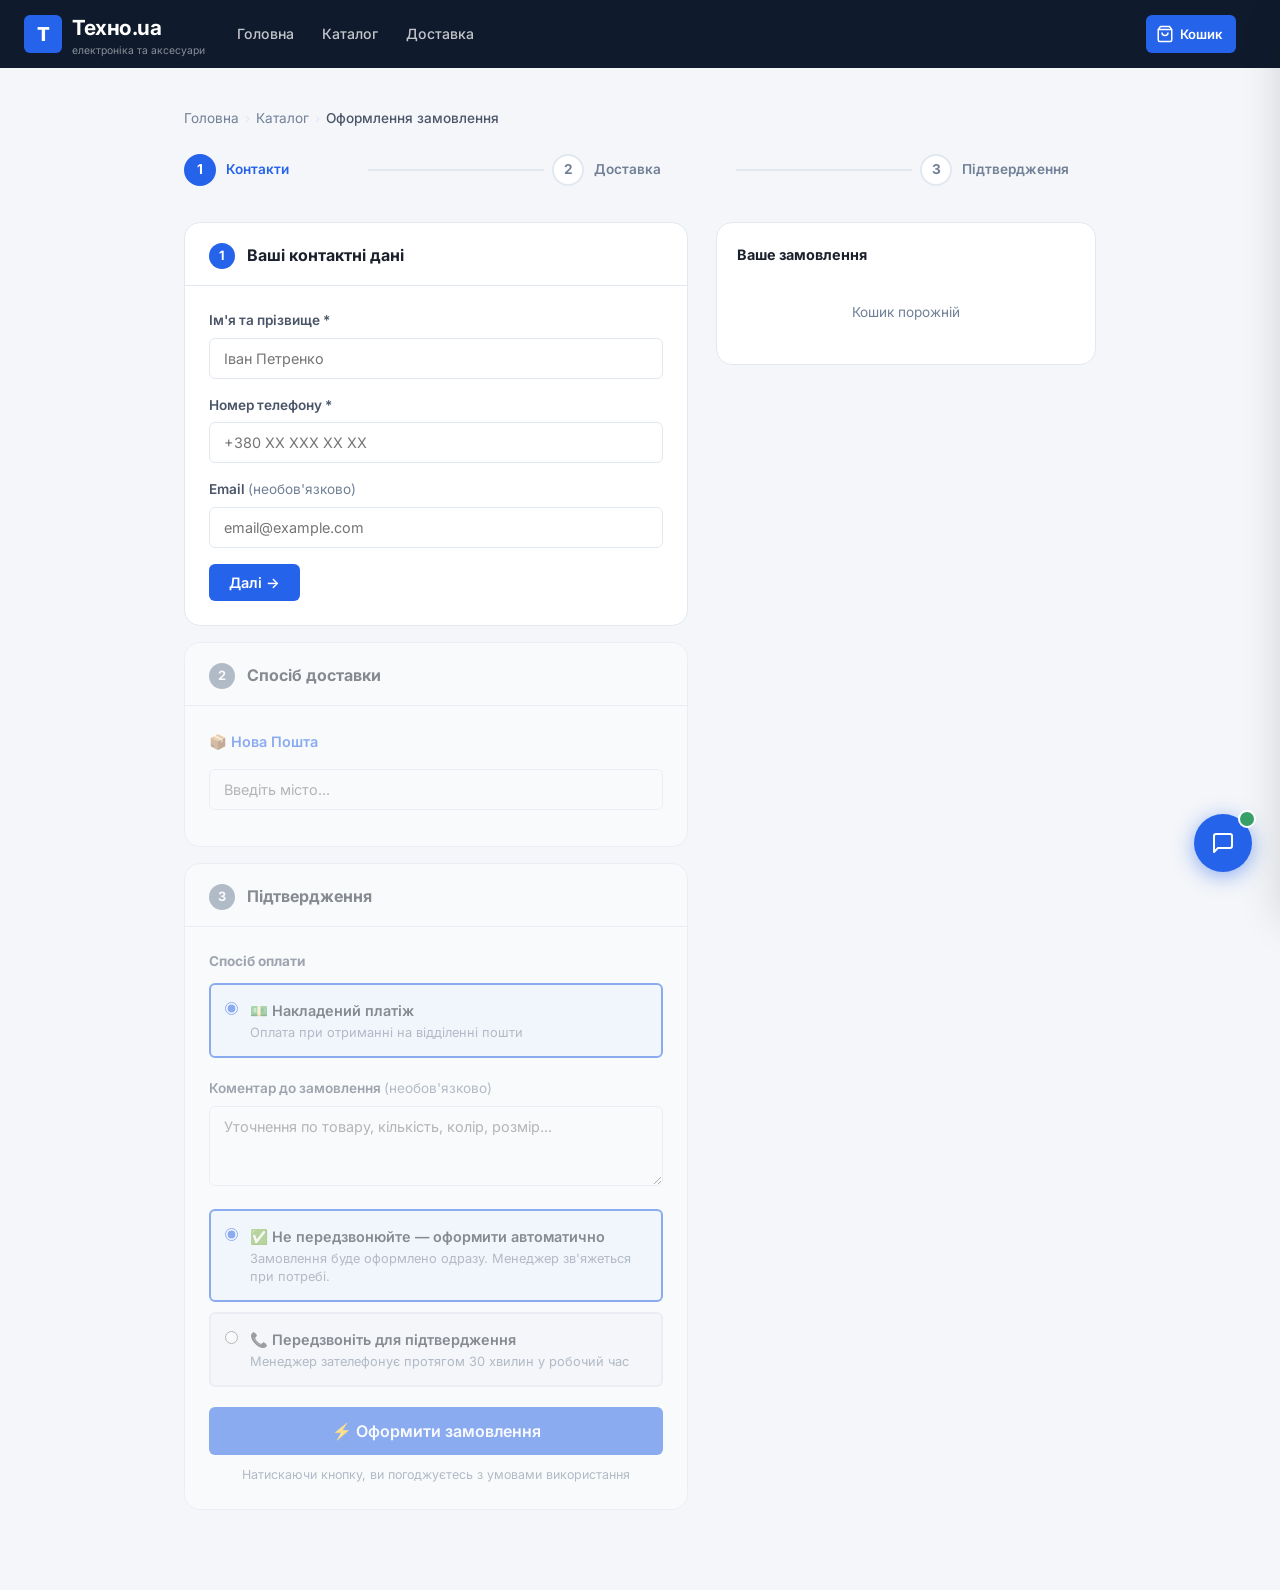
<file: checkout.html>
<!DOCTYPE html>
<html lang="uk">
<head>
  <meta charset="UTF-8">
  <meta name="viewport" content="width=device-width, initial-scale=1.0">
  <!-- Google tag (gtag.js) -->
  <script async src="https://www.googletagmanager.com/gtag/js?id=G-HYHB7SKSX0"></script>
  <script>
    window.dataLayer = window.dataLayer || [];
    function gtag(){dataLayer.push(arguments);}
    gtag('js', new Date());
    gtag('config', 'G-HYHB7SKSX0');
  </script>
  <title>Оформлення замовлення — Техно.ua</title>
  <meta name="robots" content="noindex, nofollow">
  <link rel="icon" type="image/svg+xml" href="favicon.svg">
  <link rel="preconnect" href="https://fonts.googleapis.com">
  <link rel="stylesheet" href="https://fonts.googleapis.com/css2?family=Inter:wght@400;500;600;700;800&display=swap">
  <link rel="stylesheet" href="css/style.css">
  <style>
    body { background: var(--bg); }

    .checkout-wrap {
      margin-top: var(--header-h);
      padding: 40px 0 80px;
      min-height: calc(100vh - var(--header-h));
    }

    /* Steps */
    .steps {
      display: flex;
      align-items: center;
      gap: 0;
      margin-bottom: 36px;
    }
    .step {
      display: flex;
      align-items: center;
      gap: 10px;
      flex: 1;
    }
    .step__num {
      width: 32px; height: 32px;
      border-radius: 50%;
      display: flex; align-items: center; justify-content: center;
      font-size: .85rem; font-weight: 700;
      border: 2px solid var(--border);
      background: var(--card);
      color: var(--text-muted);
      flex-shrink: 0;
      transition: all .3s;
    }
    .step__label {
      font-size: .85rem;
      font-weight: 600;
      color: var(--text-muted);
      transition: color .3s;
      white-space: nowrap;
    }
    .step-line {
      flex: 1;
      height: 2px;
      background: var(--border);
      margin: 0 8px;
      transition: background .3s;
    }
    .step.active .step__num { border-color: var(--accent); background: var(--accent); color: #fff; }
    .step.active .step__label { color: var(--accent); }
    .step.done .step__num { border-color: var(--success); background: var(--success); color: #fff; }
    .step.done .step__label { color: var(--success); }
    .step-line.done { background: var(--success); }

    /* Layout */
    .checkout-layout {
      display: grid;
      grid-template-columns: 1fr 380px;
      gap: 28px;
      align-items: start;
    }

    /* Form card */
    .checkout-card {
      background: var(--card);
      border-radius: var(--radius-lg);
      border: 1.5px solid var(--border);
      overflow: hidden;
    }
    .checkout-card__head {
      padding: 20px 24px 16px;
      border-bottom: 1px solid var(--border);
      display: flex;
      align-items: center;
      gap: 12px;
    }
    .checkout-card__head h3 {
      font-size: 1rem;
      font-weight: 700;
    }
    .step-badge {
      width: 26px; height: 26px;
      background: var(--accent);
      color: #fff;
      border-radius: 50%;
      display: flex; align-items: center; justify-content: center;
      font-size: .8rem;
      font-weight: 700;
      flex-shrink: 0;
    }
    .checkout-card__body { padding: 24px; }

    /* Delivery inline */
    .carrier-row {
      display: flex;
      gap: 10px;
      margin-bottom: 16px;
    }
    .carrier-btn {
      flex: 1;
      padding: 10px;
      border: 2px solid var(--border);
      border-radius: var(--radius-sm);
      background: var(--bg);
      font-weight: 600;
      font-size: .88rem;
      cursor: pointer;
      transition: all var(--transition);
      display: flex;
      align-items: center;
      justify-content: center;
      gap: 8px;
    }
    .carrier-btn.active {
      border-color: var(--accent);
      background: var(--accent-light);
      color: var(--accent);
    }

    .city-wrap { position: relative; margin-bottom: 12px; }
    .city-wrap input {
      width: 100%;
      border: 1.5px solid var(--border);
      border-radius: var(--radius-sm);
      padding: 11px 14px;
      font-size: .9rem;
      font-family: inherit;
      outline: none;
      transition: border-color var(--transition);
    }
    .city-wrap input:focus { border-color: var(--accent); }
    .city-ac {
      position: absolute; top: 100%; left: 0; right: 0;
      background: #fff;
      border: 1.5px solid var(--border);
      border-radius: var(--radius-sm);
      box-shadow: var(--shadow-lg);
      z-index: 100;
      max-height: 200px;
      overflow-y: auto;
      display: none;
    }
    .city-ac.open { display: block; }
    .city-ac-item {
      padding: 9px 14px;
      cursor: pointer;
      font-size: .88rem;
      transition: background var(--transition);
      display: flex;
      align-items: center;
      justify-content: space-between;
    }
    .city-ac-item:hover { background: var(--accent-light); color: var(--accent); }
    .city-ac-item .region { font-size: .75rem; color: var(--text-muted); }

    .branch-search-row {
      display: flex;
      gap: 8px;
    }
    .branch-search-row input {
      flex: 1;
      border: 1.5px solid var(--border);
      border-radius: var(--radius-sm);
      padding: 9px 12px;
      font-size: .85rem;
      font-family: inherit;
      outline: none;
      transition: border-color var(--transition);
    }
    .branch-search-row input:focus { border-color: var(--accent); }

    .branch-list-inline {
      max-height: 280px;
      overflow-y: auto;
      border: 1.5px solid var(--border);
      border-radius: var(--radius-sm);
      margin-top: 10px;
      scrollbar-width: thin;
    }
    .branch-list-inline::-webkit-scrollbar { width: 4px; }
    .branch-list-inline::-webkit-scrollbar-thumb { background: var(--border); border-radius: 2px; }

    .branch-row {
      display: flex;
      align-items: flex-start;
      gap: 10px;
      padding: 11px 14px;
      cursor: pointer;
      border-bottom: 1px solid var(--border-light);
      transition: background var(--transition);
    }
    .branch-row:last-child { border-bottom: none; }
    .branch-row:hover { background: var(--bg); }
    .branch-row.selected { background: var(--accent-light); border-left: 3px solid var(--accent); }
    .branch-row__num { font-weight: 700; font-size: .8rem; color: var(--accent); white-space: nowrap; }
    .branch-row__addr { font-size: .83rem; color: var(--text); line-height: 1.4; }
    .branch-row__hours { font-size: .75rem; color: var(--text-muted); margin-top: 2px; }
    .branch-row__check {
      margin-left: auto;
      width: 20px; height: 20px;
      border-radius: 50%;
      border: 2px solid var(--border);
      display: flex; align-items: center; justify-content: center;
      flex-shrink: 0;
      transition: all var(--transition);
    }
    .branch-row.selected .branch-row__check {
      background: var(--accent);
      border-color: var(--accent);
      color: #fff;
      font-size: .7rem;
    }

    .selected-branch-box {
      background: var(--success-bg);
      border: 1.5px solid #c6f6d5;
      border-radius: var(--radius-sm);
      padding: 12px 14px;
      margin-top: 12px;
      display: none;
    }
    .selected-branch-box.show { display: block; }
    .selected-branch-box__label { font-size: .75rem; font-weight: 700; color: var(--success); text-transform: uppercase; letter-spacing: .4px; margin-bottom: 4px; }
    .selected-branch-box__val { font-size: .9rem; font-weight: 600; color: var(--text); }

    /* Confirmation options */
    .confirm-option {
      display: flex;
      align-items: flex-start;
      gap: 12px;
      padding: 14px;
      border: 2px solid var(--border);
      border-radius: var(--radius-sm);
      cursor: pointer;
      transition: all var(--transition);
      margin-bottom: 10px;
      background: var(--bg);
    }
    .confirm-option:hover { border-color: #c5cfe0; }
    .confirm-option.selected { border-color: var(--accent); background: var(--accent-light); }
    .confirm-option input[type="radio"] { margin-top: 3px; accent-color: var(--accent); flex-shrink: 0; }
    .confirm-option__title { font-weight: 600; font-size: .9rem; }
    .confirm-option__sub { font-size: .8rem; color: var(--text-muted); margin-top: 2px; line-height: 1.4; }

    /* Order summary (right col) */
    .order-summary {
      background: var(--card);
      border-radius: var(--radius-lg);
      border: 1.5px solid var(--border);
      padding: 20px;
      position: sticky;
      top: calc(var(--header-h) + 20px);
    }
    .order-summary h4 { font-size: .9rem; font-weight: 700; margin-bottom: 16px; }
    .summary-product {
      display: flex;
      gap: 12px;
      padding-bottom: 16px;
      border-bottom: 1px solid var(--border);
      margin-bottom: 16px;
    }
    .summary-product__img {
      width: 72px; height: 72px;
      border-radius: var(--radius-sm);
      border: 1.5px solid var(--border);
      background: var(--bg);
      display: flex; align-items: center; justify-content: center;
      overflow: hidden;
      flex-shrink: 0;
    }
    .summary-product__img img { width: 100%; height: 100%; object-fit: contain; }
    .summary-product__name { font-size: .85rem; font-weight: 600; line-height: 1.4; color: var(--text); margin-bottom: 4px; }
    .summary-product__vendor { font-size: .75rem; color: var(--text-muted); }
    .summary-row {
      display: flex;
      justify-content: space-between;
      font-size: .88rem;
      margin-bottom: 8px;
    }
    .summary-row span:first-child { color: var(--text-muted); }
    .summary-row.total { font-weight: 800; font-size: 1.1rem; padding-top: 8px; border-top: 1px solid var(--border); margin-top: 8px; }
    .summary-row.total span:last-child { color: var(--accent); }

    /* Success */
    .checkout-success {
      text-align: center;
      padding: 60px 20px;
      max-width: 500px;
      margin: 0 auto;
      display: none;
    }
    .checkout-success.show { display: block; }
    .success-icon {
      width: 90px; height: 90px;
      background: var(--success-bg);
      border-radius: 50%;
      display: flex; align-items: center; justify-content: center;
      font-size: 2.5rem;
      margin: 0 auto 24px;
    }
    .checkout-success h2 { font-size: 1.6rem; font-weight: 800; margin-bottom: 12px; }
    .checkout-success p { color: var(--text-muted); line-height: 1.7; }
    .order-num {
      display: inline-block;
      background: var(--bg);
      border: 1.5px solid var(--border);
      border-radius: var(--radius-sm);
      padding: 8px 20px;
      font-size: .9rem;
      font-weight: 700;
      margin: 16px 0;
      letter-spacing: .5px;
    }
    .no-call-badge {
      display: inline-flex;
      align-items: center;
      gap: 6px;
      background: var(--success-bg);
      border: 1px solid #c6f6d5;
      color: var(--success);
      padding: 6px 14px;
      border-radius: 20px;
      font-size: .82rem;
      font-weight: 600;
      margin-top: 12px;
    }

    .branch-spinner { text-align: center; padding: 20px; color: var(--text-muted); font-size: .85rem; }
    .branch-spinner::before { content: '⏳ '; }

    @media (max-width: 768px) {
      .checkout-layout { grid-template-columns: 1fr; }
      .order-summary { position: static; order: -1; }
      .steps { overflow-x: auto; }
      .step__label { display: none; }
    }
  </style>
</head>
<body>

<!-- HEADER -->
<header class="header" id="header">
  <div class="container">
    <div class="header__inner">
      <a href="index.html" class="logo">
        <div class="logo__mark">Т</div>
        <div>
          <span class="logo__text">Техно.ua</span>
          <span class="logo__sub">електроніка та аксесуари</span>
        </div>
      </a>
      <nav class="header__nav">
        <a href="index.html">Головна</a>
        <a href="catalog.html">Каталог</a>
        <a href="delivery.html">Доставка</a>
      </nav>
      <div class="header__actions">
        <button class="cart-btn" onclick="toggleCart()" title="Кошик">
          <svg width="18" height="18" fill="none" stroke="currentColor" stroke-width="2" viewBox="0 0 24 24">
            <path d="M6 2L3 6v14a2 2 0 002 2h14a2 2 0 002-2V6l-3-4z"/>
            <line x1="3" y1="6" x2="21" y2="6"/>
            <path d="M16 10a4 4 0 01-8 0"/>
          </svg>
          Кошик
          <span class="cart-badge" id="cartBadge">0</span>
        </button>
      </div>
    </div>
  </div>
</header>

<div class="checkout-wrap">
  <div class="container container--narrow">

    <!-- Breadcrumb -->
    <nav class="breadcrumb" style="margin-bottom:24px">
      <a href="index.html">Головна</a>
      <span class="breadcrumb__sep">›</span>
      <a href="catalog.html">Каталог</a>
      <span class="breadcrumb__sep">›</span>
      <span class="breadcrumb__current">Оформлення замовлення</span>
    </nav>

    <!-- Steps -->
    <div class="steps">
      <div class="step active" id="step1-ind">
        <div class="step__num">1</div>
        <div class="step__label">Контакти</div>
      </div>
      <div class="step-line" id="line1"></div>
      <div class="step" id="step2-ind">
        <div class="step__num">2</div>
        <div class="step__label">Доставка</div>
      </div>
      <div class="step-line" id="line2"></div>
      <div class="step" id="step3-ind">
        <div class="step__num">3</div>
        <div class="step__label">Підтвердження</div>
      </div>
    </div>

    <!-- Main content -->
    <div id="checkoutMain">
      <div class="checkout-layout">

        <!-- LEFT: FORM -->
        <div>

          <!-- STEP 1: Contacts -->
          <div class="checkout-card" id="stepContact">
            <div class="checkout-card__head">
              <div class="step-badge">1</div>
              <h3>Ваші контактні дані</h3>
            </div>
            <div class="checkout-card__body">
              <div class="form-group">
                <label>Ім'я та прізвище *</label>
                <input type="text" id="inpName" placeholder="Іван Петренко" required>
              </div>
              <div class="form-group">
                <label>Номер телефону *</label>
                <input type="tel" id="inpPhone" placeholder="+380 XX XXX XX XX" required>
              </div>
              <div class="form-group">
                <label>Email <span style="color:var(--text-muted);font-weight:400">(необов'язково)</span></label>
                <input type="email" id="inpEmail" placeholder="email@example.com">
              </div>
              <button class="btn btn--primary" onclick="Checkout.nextStep(1)">Далі →</button>
            </div>
          </div>

          <!-- STEP 2: Delivery -->
          <div class="checkout-card" id="stepDelivery" style="margin-top:16px;opacity:.5;pointer-events:none">
            <div class="checkout-card__head">
              <div class="step-badge" style="background:var(--text-muted)">2</div>
              <h3>Спосіб доставки</h3>
            </div>
            <div class="checkout-card__body">
              <div style="margin-bottom:16px;display:flex;align-items:center;gap:8px;font-size:.9rem;font-weight:600;color:var(--accent)">
                📦 Нова Пошта
              </div>

              <!-- City -->
              <div class="city-wrap">
                <input type="text" id="coCity" placeholder="Введіть місто..." autocomplete="off"
                       oninput="Checkout.onCityInput(this.value)">
                <div class="city-ac" id="coCityAC"></div>
              </div>

              <!-- Branch search -->
              <div class="branch-search-row" id="branchSearchRow" style="display:none">
                <input type="text" id="coBranchFilter" placeholder="Фільтр відділень..." oninput="Checkout.filterBranches(this.value)">
              </div>

              <!-- Branches list -->
              <div id="coBranchList"></div>

              <!-- Selected -->
              <div class="selected-branch-box" id="selectedBranchBox">
                <div class="selected-branch-box__label">✓ Обране відділення</div>
                <div class="selected-branch-box__val" id="selectedBranchVal"></div>
              </div>

              <button class="btn btn--primary" id="deliveryNextBtn"
                      onclick="Checkout.nextStep(2)"
                      style="margin-top:16px;display:none">
                Далі →
              </button>
            </div>
          </div>

          <!-- STEP 3: Confirmation -->
          <div class="checkout-card" id="stepConfirm" style="margin-top:16px;opacity:.5;pointer-events:none">
            <div class="checkout-card__head">
              <div class="step-badge" style="background:var(--text-muted)">3</div>
              <h3>Підтвердження</h3>
            </div>
            <div class="checkout-card__body">

              <div style="margin-bottom:20px">
                <label style="font-size:.85rem;font-weight:700;color:var(--text-2);display:block;margin-bottom:10px">Спосіб оплати</label>
                <label class="confirm-option selected" id="optPayCOD">
                  <input type="radio" name="payment" value="cod" checked>
                  <div>
                    <div class="confirm-option__title">💵 Накладений платіж</div>
                    <div class="confirm-option__sub">Оплата при отриманні на відділенні пошти</div>
                  </div>
                </label>
              </div>

              <div class="form-group">
                <label>Коментар до замовлення <span style="color:var(--text-muted);font-weight:400">(необов'язково)</span></label>
                <textarea id="inpComment" placeholder="Уточнення по товару, кількість, колір, розмір..."></textarea>
              </div>

              <div style="margin-bottom:20px">
                <label class="confirm-option selected" id="optNoCall" onclick="Checkout.setCallPref('nocall')">
                  <input type="radio" name="callPref" value="nocall" checked>
                  <div>
                    <div class="confirm-option__title">✅ Не передзвонюйте — оформити автоматично</div>
                    <div class="confirm-option__sub">Замовлення буде оформлено одразу. Менеджер зв'яжеться при потребі.</div>
                  </div>
                </label>
                <label class="confirm-option" id="optCallYes" onclick="Checkout.setCallPref('call')">
                  <input type="radio" name="callPref" value="call">
                  <div>
                    <div class="confirm-option__title">📞 Передзвоніть для підтвердження</div>
                    <div class="confirm-option__sub">Менеджер зателефонує протягом 30 хвилин у робочий час</div>
                  </div>
                </label>
              </div>

              <button class="btn btn--primary btn--full btn--lg" onclick="Checkout.submit()" id="submitBtn">
                ⚡ Оформити замовлення
              </button>
              <p style="text-align:center;font-size:.78rem;color:var(--text-muted);margin-top:10px">
                Натискаючи кнопку, ви погоджуєтесь з умовами використання
              </p>
            </div>
          </div>

        </div>

        <!-- RIGHT: Summary -->
        <div>
          <div class="order-summary" id="orderSummary">
            <h4>Ваше замовлення</h4>
            <div id="summaryItems">
              <div style="color:var(--text-muted);font-size:.85rem;text-align:center;padding:20px">Завантаження...</div>
            </div>
            <div id="summaryTotals" style="display:none">
              <div class="summary-row">
                <span>Товари</span>
                <span id="sumSubtotal"></span>
              </div>
              <div class="summary-row">
                <span>Доставка</span>
                <span style="color:var(--success)">За тарифами НП</span>
              </div>
              <div class="summary-row" id="summaryPaymentRow" style="display:none">
                <span>Оплата</span>
                <span id="summaryPaymentVal"></span>
              </div>
              <div class="summary-row total">
                <span>Разом</span>
                <span id="sumTotal"></span>
              </div>
            </div>
          </div>
        </div>
      </div>
    </div>

    <!-- SUCCESS -->
    <div class="checkout-success" id="checkoutSuccess">
      <div class="success-icon" id="successIcon">🎉</div>
      <h2 id="successTitle">Замовлення оформлено!</h2>
      <div class="order-num" id="successOrderNum"></div>
      <p id="successMsg"></p>
      <div class="no-call-badge" id="noCallBadge" style="display:none">
        ✓ Передзвонювати не будемо
      </div>
      <div id="paymentSuccessBadge" style="display:none;margin-top:12px">
        <span style="display:inline-flex;align-items:center;gap:6px;background:#ebf8ff;border:1px solid #bee3f8;color:#2b6cb0;padding:6px 14px;border-radius:20px;font-size:.82rem;font-weight:600">
          ✓ Оплату підтверджено
        </span>
      </div>
      <div style="margin-top:32px;display:flex;gap:12px;justify-content:center;flex-wrap:wrap">
        <a href="catalog.html" class="btn btn--secondary">← До каталогу</a>
        <a href="index.html" class="btn btn--primary">На головну</a>
      </div>
    </div>

  </div>
</div>

<script src="config.js"></script>
<script src="js/app.js"></script>
<script src="js/checkout.js"></script>
<script src="js/chat.js"></script>
<script>
// Handle redirect back from Monobank payment page
(function() {
  const params = new URLSearchParams(window.location.search);
  if (params.get('paid') === '1') {
    document.getElementById('checkoutMain').style.display = 'none';
    const s = document.getElementById('checkoutSuccess');
    s.classList.add('show');
    const orderNum = params.get('order') || '';
    document.getElementById('successOrderNum').textContent = orderNum ? '\u2116 ' + orderNum : '';
    document.getElementById('successMsg').textContent = '\u041e\u043f\u043b\u0430\u0442\u0430 \u043f\u0440\u043e\u0439\u0448\u043b\u0430 \u0443\u0441\u043f\u0456\u0448\u043d\u043e. \u0417\u0430\u043c\u043e\u0432\u043b\u0435\u043d\u043d\u044f \u0431\u0443\u0434\u0435 \u0432\u0456\u0434\u043f\u0440\u0430\u0432\u043b\u0435\u043d\u043e \u043f\u0456\u0441\u043b\u044f \u043f\u0456\u0434\u0442\u0432\u0435\u0440\u0434\u0436\u0435\u043d\u043d\u044f \u043e\u043f\u043b\u0430\u0442\u0438.';
    document.getElementById('paymentSuccessBadge').style.display = '';
  }
})();
</script>
</body>
</html>
</file>
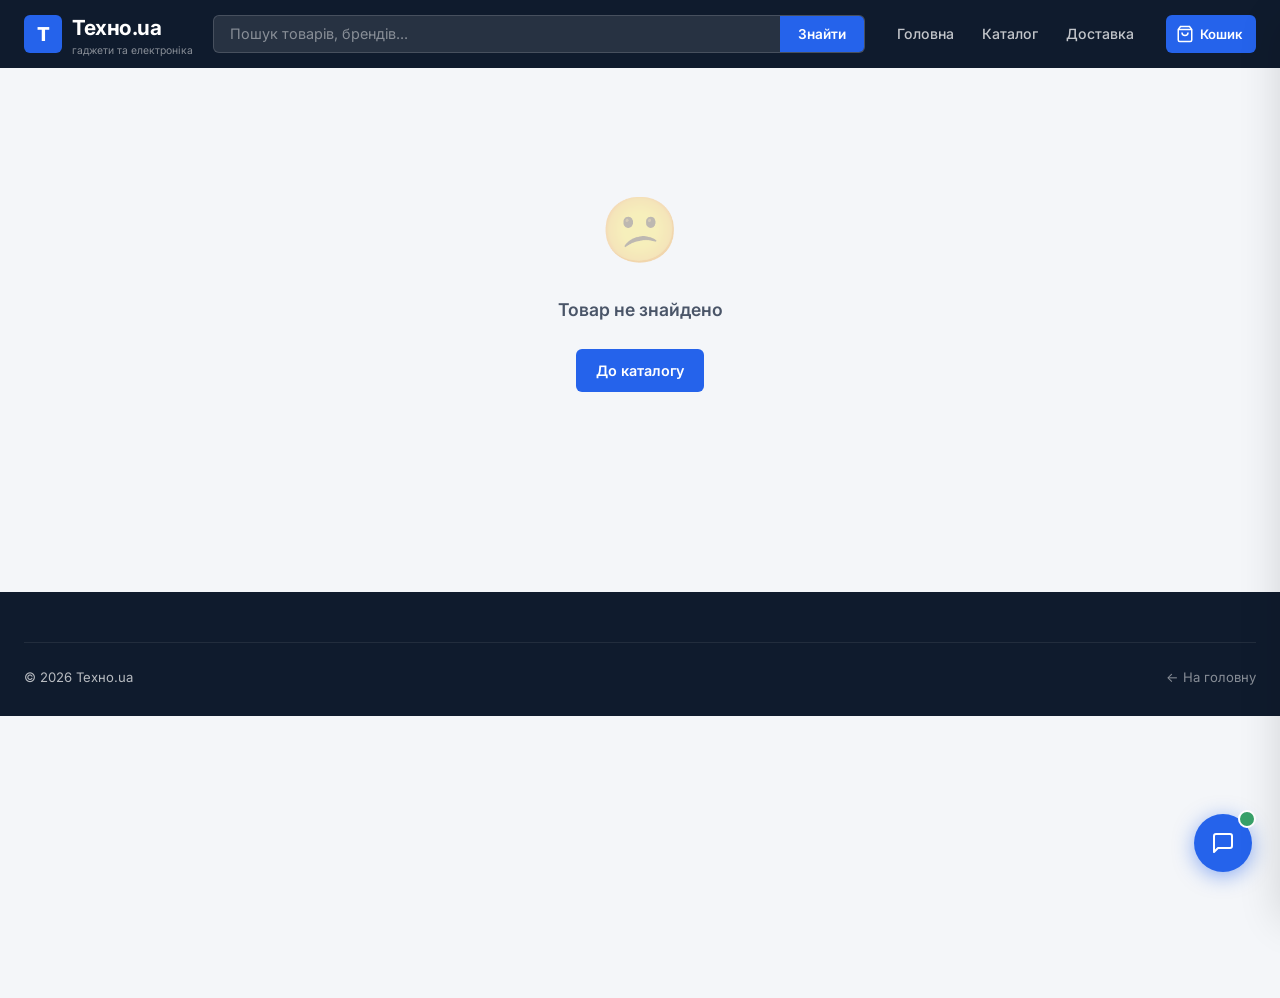
<file: product.html>
<!DOCTYPE html>
<html lang="uk">
<head>
  <meta charset="UTF-8">
  <meta name="viewport" content="width=device-width, initial-scale=1.0">
  <!-- Google tag (gtag.js) -->
  <script async src="https://www.googletagmanager.com/gtag/js?id=G-HYHB7SKSX0"></script>
  <script>
    window.dataLayer = window.dataLayer || [];
    function gtag(){dataLayer.push(arguments);}
    gtag('js', new Date());
    gtag('config', 'G-HYHB7SKSX0');
  </script>
  <title id="docTitle">Товар — Техно.ua</title>
  <meta id="metaDesc" name="description" content="Будівельні матеріали з доставкою по Україні — Техно.ua">
  <link id="canonical" rel="canonical" href="https://technoua.store/product.html">
  <meta id="ogUrl" property="og:url" content="https://technoua.store/product.html">
  <meta id="ogTitle" property="og:title" content="Товар — Техно.ua">
  <meta id="ogDesc" property="og:description" content="Будівельні матеріали з доставкою по Україні">
  <meta id="ogImage" property="og:image" content="">
  <meta property="og:type" content="product">
  <meta property="og:locale" content="uk_UA">
  <link rel="icon" type="image/svg+xml" href="favicon.svg">
  <link rel="preconnect" href="https://fonts.googleapis.com">
  <link rel="stylesheet" href="https://fonts.googleapis.com/css2?family=Inter:wght@400;500;600;700;800&display=swap">
  <link rel="stylesheet" href="css/style.css">
</head>
<body>

<!-- HEADER -->
<header class="header" id="header">
  <div class="container">
    <div class="header__inner">
      <a href="index.html" class="logo">
        <div class="logo__mark">Т</div>
        <div>
          <span class="logo__text">Техно.ua</span>
          <span class="logo__sub">гаджети та електроніка</span>
        </div>
      </a>
      <div class="header__search">
        <input type="text" id="headerSearchInput" placeholder="Пошук товарів, брендів...">
        <button id="headerSearchBtn">Знайти</button>
      </div>
      <nav class="header__nav">
        <a href="index.html">Головна</a>
        <a href="catalog.html">Каталог</a>
        <a href="delivery.html">Доставка</a>
      </nav>
      <div class="header__actions">
        <button class="cart-btn" onclick="toggleCart()" title="Кошик">
          <svg width="18" height="18" fill="none" stroke="currentColor" stroke-width="2" viewBox="0 0 24 24">
            <path d="M6 2L3 6v14a2 2 0 002 2h14a2 2 0 002-2V6l-3-4z"/>
            <line x1="3" y1="6" x2="21" y2="6"/>
            <path d="M16 10a4 4 0 01-8 0"/>
          </svg>
          Кошик
          <span class="cart-badge" id="cartBadge">0</span>
        </button>
      </div>
    </div>
  </div>
</header>

<div class="container">
  <div class="product-layout" id="productLayout">

    <!-- Loading State -->
    <div style="grid-column:1/-1;padding:60px 0;text-align:center;color:var(--text-muted)">
      <div class="skeleton" style="height:400px;border-radius:16px;margin-bottom:20px"></div>
    </div>

  </div>

  <!-- Related products -->
  <section class="section--sm" id="relatedSection" style="display:none">
    <div class="section__head">
      <div>
        <h2 class="section-title">З цієї категорії</h2>
      </div>
      <a id="relatedLink" href="catalog.html" class="btn btn--secondary">Всі товари →</a>
    </div>
    <div class="products-grid" id="relatedGrid"></div>
  </section>
</div>

<!-- FOOTER -->
<footer class="footer" style="margin-top:60px">
  <div class="container">
    <div class="footer__bottom">
      <span>© 2026 Техно.ua</span>
      <a href="index.html" style="color:rgba(255,255,255,.5)">← На головну</a>
    </div>
  </div>
</footer>

<script src="config.js"></script>
<script src="js/app.js"></script>
<script src="js/product.js"></script>
<script src="js/chat.js"></script>
</body>
</html>
</file>
<file: css/style.css>
/* =============================================
   CSS VARIABLES & RESET
   ============================================= */
:root {
  --primary:       #0f1b2d;
  --primary-light: #1a2e4a;
  --accent:        #2563EB;
  --accent-hover:  #1d4ed8;
  --accent-light:  #eff6ff;
  --bg:            #f4f6f9;
  --card:          #ffffff;
  --text:          #1a202c;
  --text-2:        #4a5568;
  --text-muted:    #718096;
  --border:        #e2e8f0;
  --border-light:  #f0f2f5;
  --success:       #38a169;
  --success-bg:    #f0fff4;
  --danger:        #e53e3e;
  --shadow-sm:     0 1px 3px rgba(0,0,0,.08);
  --shadow-md:     0 4px 12px rgba(0,0,0,.10);
  --shadow-lg:     0 8px 30px rgba(0,0,0,.12);
  --shadow-xl:     0 20px 40px rgba(0,0,0,.14);
  --radius-sm:     6px;
  --radius:        12px;
  --radius-lg:     16px;
  --radius-xl:     24px;
  --transition:    .2s ease;
  --header-h:      68px;
}

*, *::before, *::after { box-sizing: border-box; margin: 0; padding: 0; }
html { scroll-behavior: smooth; }
body {
  font-family: 'Inter', -apple-system, BlinkMacSystemFont, 'Segoe UI', sans-serif;
  background: var(--bg);
  color: var(--text);
  line-height: 1.6;
  min-height: 100vh;
}
img { display: block; max-width: 100%; }
a { text-decoration: none; color: inherit; }
button { cursor: pointer; border: none; background: none; font-family: inherit; }
input, textarea, select { font-family: inherit; }
ul { list-style: none; }

/* =============================================
   LAYOUT
   ============================================= */
.container {
  max-width: 1280px;
  margin: 0 auto;
  padding: 0 24px;
}
.container--narrow { max-width: 960px; }

/* =============================================
   TYPOGRAPHY
   ============================================= */
.section-title {
  font-size: 1.75rem;
  font-weight: 700;
  color: var(--text);
  margin-bottom: 8px;
}
.section-subtitle {
  font-size: 1rem;
  color: var(--text-muted);
  margin-bottom: 32px;
}

/* =============================================
   BUTTONS
   ============================================= */
.btn {
  display: inline-flex;
  align-items: center;
  gap: 8px;
  padding: 10px 20px;
  border-radius: var(--radius-sm);
  font-size: .9rem;
  font-weight: 600;
  transition: all var(--transition);
  white-space: nowrap;
}
.btn--primary {
  background: var(--accent);
  color: #fff;
}
.btn--primary:hover { background: var(--accent-hover); transform: translateY(-1px); box-shadow: 0 4px 12px rgba(37,99,235,.35); }
.btn--secondary {
  background: transparent;
  color: var(--accent);
  border: 1.5px solid var(--accent);
}
.btn--secondary:hover { background: var(--accent-light); }
.btn--dark {
  background: var(--primary);
  color: #fff;
}
.btn--dark:hover { background: var(--primary-light); }
.btn--ghost {
  background: rgba(255,255,255,.12);
  color: #fff;
  border: 1.5px solid rgba(255,255,255,.25);
}
.btn--ghost:hover { background: rgba(255,255,255,.22); }
.btn--sm { padding: 7px 14px; font-size: .8rem; }
.btn--lg { padding: 14px 28px; font-size: 1rem; }
.btn--full { width: 100%; justify-content: center; }
.btn:disabled { opacity: .5; cursor: not-allowed; transform: none !important; }

/* =============================================
   HEADER
   ============================================= */
.header {
  position: fixed;
  top: 0; left: 0; right: 0;
  height: var(--header-h);
  background: var(--primary);
  z-index: 1000;
  transition: box-shadow var(--transition);
  display: flex;
  align-items: center;
}
.header.scrolled { box-shadow: 0 2px 20px rgba(0,0,0,.3); }
.header > .container { width: 100%; }
.header__inner {
  display: grid;
  grid-template-columns: auto 1fr auto auto;
  align-items: center;
  gap: 20px;
  width: 100%;
}
.logo {
  display: flex;
  align-items: center;
  gap: 10px;
  flex-shrink: 0;
}
.logo__mark {
  width: 38px; height: 38px;
  background: var(--accent);
  border-radius: var(--radius-sm);
  display: flex; align-items: center; justify-content: center;
  font-size: 1.2rem;
  font-weight: 800;
  color: #fff;
}
.logo__text {
  font-size: 1.3rem;
  font-weight: 700;
  color: #fff;
  letter-spacing: -.5px;
}
.logo__sub {
  font-size: .65rem;
  color: rgba(255,255,255,.5);
  font-weight: 400;
  display: block;
  line-height: 1;
  margin-top: 2px;
}

.header__search {
  flex: 1 1 0%;
  min-width: 0;
  max-width: 700px;
  display: flex;
  height: 38px;
  background: rgba(255,255,255,.1);
  border-radius: var(--radius-sm);
  border: 1.5px solid rgba(255,255,255,.15);
  overflow: hidden;
  transition: border-color var(--transition);
}
.header__search:focus-within {
  border-color: var(--accent);
  background: rgba(255,255,255,.15);
}
.header__search input {
  flex: 1;
  background: none;
  border: none;
  color: #fff;
  padding: 0 16px;
  font-size: .9rem;
  outline: none;
}
.header__search input::placeholder { color: rgba(255,255,255,.45); }
.header__search button {
  padding: 0 18px;
  background: var(--accent);
  color: #fff;
  font-weight: 600;
  font-size: .85rem;
  transition: background var(--transition);
}
.header__search button:hover { background: var(--accent-hover); }

.header__actions {
  display: flex;
  align-items: center;
  gap: 12px;
  flex-shrink: 0;
}
.header__nav {
  display: flex;
  align-items: center;
  gap: 4px;
  flex-shrink: 0;
}
.header__nav a {
  color: rgba(255,255,255,.75);
  font-size: .88rem;
  font-weight: 500;
  padding: 6px 12px;
  border-radius: var(--radius-sm);
  transition: all var(--transition);
}
.header__nav a:hover, .header__nav a.active {
  color: #fff;
  background: rgba(255,255,255,.1);
}
.cart-btn {
  position: relative;
  height: 38px;
  padding: 0 14px 0 10px;
  border-radius: var(--radius-sm);
  background: var(--accent);
  border: none;
  color: #fff;
  display: flex; align-items: center; gap: 6px;
  font-size: .82rem;
  font-weight: 600;
  transition: all var(--transition);
  white-space: nowrap;
  flex-shrink: 0;
}
.cart-btn:hover { background: var(--accent-hover); transform: translateY(-1px); }
.cart-btn__label { display: flex; align-items: center; gap: 6px; }
.cart-badge {
  background: #fff;
  color: var(--accent);
  font-size: .72rem;
  font-weight: 800;
  min-width: 20px; height: 20px;
  border-radius: 10px;
  display: none; align-items: center; justify-content: center;
  padding: 0 5px;
}
.cart-badge.visible { display: flex; }

/* =============================================
   HERO
   ============================================= */
.hero {
  margin-top: var(--header-h);
  background: linear-gradient(135deg, #0f1b2d 0%, #1a2e4a 50%, #0f1b2d 100%);
  padding: 80px 0 40px;
  min-height: 480px;
  display: flex;
  align-items: center;
  position: relative;
  overflow: hidden;
}
.hero::before {
  content: '';
  position: absolute; inset: 0;
  background: url("data:image/svg+xml,%3Csvg width='60' height='60' viewBox='0 0 60 60' xmlns='http://www.w3.org/2000/svg'%3E%3Cg fill='none' fill-rule='evenodd'%3E%3Cg fill='%23ffffff' fill-opacity='0.03'%3E%3Cpath d='M36 34v-4h-2v4h-4v2h4v4h2v-4h4v-2h-4zm0-30V0h-2v4h-4v2h4v4h2V6h4V4h-4zM6 34v-4H4v4H0v2h4v4h2v-4h4v-2H6zM6 4V0H4v4H0v2h4v4h2V6h4V4H6z'/%3E%3C/g%3E%3C/g%3E%3C/svg%3E");
}
.hero__inner {
  position: relative;
  text-align: center;
  max-width: 720px;
  margin: 0 auto;
}
.hero__tag {
  display: inline-flex;
  align-items: center;
  gap: 6px;
  background: rgba(37,99,235,.15);
  border: 1px solid rgba(37,99,235,.3);
  color: #ffa07a;
  padding: 5px 14px;
  border-radius: 20px;
  font-size: .8rem;
  font-weight: 600;
  margin-bottom: 20px;
}
.hero h1 {
  font-size: clamp(2rem, 5vw, 3rem);
  font-weight: 800;
  color: #fff;
  line-height: 1.2;
  margin-bottom: 16px;
  letter-spacing: -.5px;
}
.hero h1 span { color: var(--accent); }
.hero__sub {
  font-size: 1.05rem;
  color: rgba(255,255,255,.65);
  margin-bottom: 36px;
}
.hero__search {
  display: flex;
  background: #fff;
  border-radius: var(--radius);
  overflow: hidden;
  box-shadow: var(--shadow-xl);
  max-width: 580px;
  margin: 0 auto 40px;
}
.hero__search input {
  flex: 1;
  border: none;
  padding: 16px 20px;
  font-size: 1rem;
  outline: none;
  color: var(--text);
}
.hero__search button {
  padding: 0 28px;
  background: var(--accent);
  color: #fff;
  font-weight: 700;
  font-size: .95rem;
  transition: background var(--transition);
  white-space: nowrap;
}
.hero__search button:hover { background: var(--accent-hover); }
.hero__stats {
  display: flex;
  justify-content: center;
  gap: 40px;
  flex-wrap: wrap;
}
.hero-stat {
  text-align: center;
}
.hero-stat__num {
  font-size: 1.6rem;
  font-weight: 800;
  color: #fff;
  display: block;
}
.hero-stat__label {
  font-size: .8rem;
  color: rgba(255,255,255,.5);
  text-transform: uppercase;
  letter-spacing: .5px;
}

/* =============================================
   SECTIONS
   ============================================= */
.section { padding: 60px 0; }
.section--sm { padding: 40px 0; }
.section--grey { background: var(--bg); }
.section--white { background: #fff; }
.section--dark { background: var(--primary); color: #fff; }
.section__head {
  display: flex;
  align-items: flex-end;
  justify-content: space-between;
  margin-bottom: 32px;
  flex-wrap: wrap;
  gap: 12px;
}

/* =============================================
   CATEGORY CARDS
   ============================================= */
.category-grid {
  display: grid;
  grid-template-columns: repeat(auto-fill, minmax(260px, 1fr));
  gap: 20px;
}
.category-card {
  background: var(--card);
  border-radius: var(--radius-lg);
  overflow: hidden;
  box-shadow: var(--shadow-sm);
  border: 1.5px solid var(--border);
  cursor: pointer;
  transition: all var(--transition);
  text-decoration: none;
  color: inherit;
  display: block;
}
.category-card:hover {
  transform: translateY(-4px);
  box-shadow: var(--shadow-lg);
  border-color: var(--accent);
}
.category-card__img {
  height: 160px;
  overflow: hidden;
  background: #f0f2f5;
  position: relative;
}
.category-card__img img {
  width: 100%; height: 100%;
  object-fit: cover;
  transition: transform .4s ease;
}
.category-card:hover .category-card__img img { transform: scale(1.05); }
.category-card__img--placeholder {
  display: flex; align-items: center; justify-content: center;
  font-size: 3rem;
}
.category-card__body {
  padding: 16px 18px;
  display: flex;
  align-items: center;
  justify-content: space-between;
}
.category-card__name {
  font-weight: 600;
  font-size: .95rem;
  color: var(--text);
}
.category-card__count {
  font-size: .8rem;
  color: var(--text-muted);
  margin-top: 2px;
}
.category-card__arrow {
  width: 32px; height: 32px;
  background: var(--accent-light);
  border-radius: 50%;
  display: flex; align-items: center; justify-content: center;
  color: var(--accent);
  font-size: .8rem;
  flex-shrink: 0;
  transition: all var(--transition);
}
.category-card:hover .category-card__arrow {
  background: var(--accent);
  color: #fff;
}

/* Sub-categories in catalog sidebar */
.cat-group { margin-bottom: 8px; }
.cat-group__title {
  font-weight: 700;
  font-size: .8rem;
  text-transform: uppercase;
  letter-spacing: .5px;
  color: var(--text-muted);
  padding: 8px 12px 4px;
}
.cat-item {
  display: flex;
  align-items: center;
  justify-content: space-between;
  padding: 8px 12px;
  border-radius: var(--radius-sm);
  cursor: pointer;
  transition: all var(--transition);
  font-size: .9rem;
  color: var(--text-2);
}
.cat-item:hover, .cat-item.active {
  background: var(--accent-light);
  color: var(--accent);
}
.cat-item .count {
  font-size: .75rem;
  background: var(--border);
  padding: 2px 7px;
  border-radius: 10px;
  color: var(--text-muted);
}
.cat-item.active .count { background: var(--accent); color: #fff; }

/* =============================================
   PRODUCT CARDS
   ============================================= */
.products-grid {
  display: grid;
  grid-template-columns: repeat(auto-fill, minmax(220px, 1fr));
  gap: 20px;
}
.product-card {
  background: var(--card);
  border-radius: var(--radius);
  border: 1.5px solid var(--border);
  overflow: hidden;
  box-shadow: var(--shadow-sm);
  transition: all var(--transition);
  display: flex;
  flex-direction: column;
  position: relative;
}
.product-card:hover {
  transform: translateY(-3px);
  box-shadow: var(--shadow-md);
  border-color: #c5cfe0;
}
.product-card__img {
  aspect-ratio: 1;
  background: #f8f9fb;
  overflow: hidden;
  display: flex;
  align-items: center;
  justify-content: center;
  padding: 12px;
}
.product-card__img img {
  width: 100%; height: 100%;
  object-fit: contain;
  transition: transform .3s ease;
}
.product-card:hover .product-card__img img { transform: scale(1.06); }
.product-card__img--empty {
  font-size: 3rem;
  color: var(--border);
}
.product-card--unavailable .product-card__img img {
  opacity: .5;
  filter: grayscale(.4);
}
.product-card__unavailable {
  font-size: .8rem;
  color: var(--text-muted);
  padding: 6px 0;
}
.product-card__body {
  padding: 14px 14px 0;
  flex: 1;
}
.product-card__vendor {
  font-size: .72rem;
  font-weight: 600;
  color: var(--text-muted);
  text-transform: uppercase;
  letter-spacing: .4px;
  margin-bottom: 5px;
}
.product-card__name {
  font-size: .88rem;
  font-weight: 600;
  color: var(--text);
  line-height: 1.4;
  display: -webkit-box;
  -webkit-line-clamp: 2;
  -webkit-box-orient: vertical;
  overflow: hidden;
  margin-bottom: 10px;
  cursor: pointer;
}
.product-card__name:hover { color: var(--accent); }
.product-card__price {
  font-size: 1.15rem;
  font-weight: 800;
  color: var(--accent);
}
.product-card__price-sub {
  font-size: .75rem;
  color: var(--text-muted);
}
.product-card__footer {
  padding: 12px 14px 14px;
  display: flex;
  gap: 8px;
}
.product-card__footer .btn { flex: 1; padding: 8px 10px; font-size: .8rem; }

/* Skeleton loader */
.skeleton {
  background: linear-gradient(90deg, #f0f2f5 25%, #e8eaed 50%, #f0f2f5 75%);
  background-size: 200% 100%;
  animation: skeleton-shimmer 1.4s infinite;
  border-radius: 4px;
}
@keyframes skeleton-shimmer {
  0% { background-position: 200% 0; }
  100% { background-position: -200% 0; }
}
.product-card--skeleton .product-card__img { background: #f0f2f5; }
.skeleton-line { height: 12px; margin: 6px 0; }
.skeleton-line--title { height: 14px; width: 90%; }
.skeleton-line--short { width: 50%; }

/* =============================================
   CATALOG PAGE
   ============================================= */
.catalog-layout {
  display: grid;
  grid-template-columns: 260px 1fr;
  gap: 28px;
  margin-top: calc(var(--header-h) + 20px);
  padding-bottom: 60px;
}
.catalog-sidebar {
  position: sticky;
  top: calc(var(--header-h) + 20px);
  height: calc(100vh - var(--header-h) - 40px);
  overflow-y: auto;
  background: var(--card);
  border-radius: var(--radius-lg);
  border: 1.5px solid var(--border);
  padding: 20px 0;
  scrollbar-width: thin;
  scrollbar-color: var(--border) transparent;
}
.catalog-sidebar::-webkit-scrollbar { width: 4px; }
.catalog-sidebar::-webkit-scrollbar-track { background: transparent; }
.catalog-sidebar::-webkit-scrollbar-thumb { background: var(--border); border-radius: 2px; }

.sidebar-section { padding: 0 16px 16px; border-bottom: 1px solid var(--border-light); margin-bottom: 16px; }
.sidebar-section:last-child { border-bottom: none; margin-bottom: 0; }
.sidebar-section__title {
  font-weight: 700;
  font-size: .8rem;
  text-transform: uppercase;
  letter-spacing: .5px;
  color: var(--text-muted);
  margin-bottom: 12px;
}

.filter-range { display: flex; gap: 8px; align-items: center; }
.filter-range input[type="number"] {
  width: 90px;
  border: 1.5px solid var(--border);
  border-radius: var(--radius-sm);
  padding: 7px 10px;
  font-size: .85rem;
  color: var(--text);
  outline: none;
  transition: border-color var(--transition);
}
.filter-range input:focus { border-color: var(--accent); }
.filter-range span { color: var(--text-muted); font-size: .85rem; }

.filter-toggle {
  display: flex;
  align-items: center;
  justify-content: space-between;
  gap: 10px;
  cursor: pointer;
}
.filter-toggle label { font-size: .9rem; color: var(--text-2); cursor: pointer; font-weight: 500; }
.toggle-switch {
  width: 42px; height: 24px;
  background: var(--border);
  border-radius: 12px;
  position: relative;
  transition: background var(--transition);
  flex-shrink: 0;
  cursor: pointer;
}
.toggle-switch.on { background: var(--success); }
.toggle-switch::after {
  content: '';
  position: absolute;
  width: 18px; height: 18px;
  background: #fff;
  border-radius: 50%;
  top: 3px; left: 3px;
  transition: transform var(--transition);
  box-shadow: 0 1px 3px rgba(0,0,0,.2);
}
.toggle-switch.on::after { transform: translateX(18px); }

.vendor-list { max-height: 180px; overflow-y: auto; }
.vendor-check {
  display: flex;
  align-items: center;
  gap: 8px;
  padding: 4px 0;
  cursor: pointer;
  font-size: .88rem;
  color: var(--text-2);
}
.vendor-check input[type="checkbox"] { accent-color: var(--accent); width: 15px; height: 15px; cursor: pointer; }

.catalog-main {}
.catalog-filter-btn { display: none; }
.catalog-topbar {
  display: flex;
  align-items: center;
  justify-content: space-between;
  margin-bottom: 20px;
  flex-wrap: wrap;
  gap: 12px;
}
.catalog-topbar__info {
  font-size: .9rem;
  color: var(--text-muted);
}
.catalog-topbar__info strong { color: var(--text); }
.sort-select {
  border: 1.5px solid var(--border);
  border-radius: var(--radius-sm);
  padding: 8px 12px;
  font-size: .88rem;
  color: var(--text);
  background: var(--card);
  outline: none;
  cursor: pointer;
  transition: border-color var(--transition);
}
.sort-select:focus { border-color: var(--accent); }

/* Breadcrumbs */
.breadcrumb {
  display: flex;
  align-items: center;
  gap: 6px;
  font-size: .85rem;
  color: var(--text-muted);
  margin-bottom: 20px;
  flex-wrap: wrap;
}
.breadcrumb a { color: var(--text-muted); transition: color var(--transition); }
.breadcrumb a:hover { color: var(--accent); }
.breadcrumb__sep { color: var(--border); }
.breadcrumb__current { color: var(--text-2); font-weight: 500; }

/* Pagination */
.pagination {
  display: flex;
  align-items: center;
  justify-content: center;
  gap: 6px;
  margin-top: 40px;
  flex-wrap: wrap;
}
.page-btn {
  width: 38px; height: 38px;
  border-radius: var(--radius-sm);
  display: flex; align-items: center; justify-content: center;
  font-size: .88rem;
  font-weight: 600;
  border: 1.5px solid var(--border);
  background: var(--card);
  color: var(--text-2);
  transition: all var(--transition);
  cursor: pointer;
}
.page-btn:hover { border-color: var(--accent); color: var(--accent); }
.page-btn.active { background: var(--accent); border-color: var(--accent); color: #fff; }
.page-btn:disabled { opacity: .4; cursor: not-allowed; }

/* =============================================
   PRODUCT PAGE
   ============================================= */
.product-layout {
  display: grid;
  grid-template-columns: minmax(0, 1fr) minmax(0, 1fr);
  gap: 40px;
  margin-top: calc(var(--header-h) + 30px);
  padding-bottom: 60px;
}
.gallery {
  position: sticky;
  top: calc(var(--header-h) + 20px);
  align-self: start;
}
.gallery__main {
  background: var(--card);
  border-radius: var(--radius-lg);
  border: 1.5px solid var(--border);
  aspect-ratio: 1;
  display: flex;
  align-items: center;
  justify-content: center;
  padding: 20px;
  overflow: hidden;
  margin-bottom: 12px;
  cursor: zoom-in;
}
.gallery__main img {
  width: 100%; height: 100%;
  object-fit: contain;
  transition: transform .3s ease;
}
.gallery__main:hover img { transform: scale(1.05); }
.gallery__thumbs {
  display: flex;
  gap: 10px;
  overflow-x: auto;
  scrollbar-width: none;
  padding-bottom: 4px;
}
.gallery__thumbs::-webkit-scrollbar { display: none; }
.gallery__thumb {
  width: 72px; height: 72px;
  border-radius: var(--radius-sm);
  border: 2px solid var(--border);
  overflow: hidden;
  flex-shrink: 0;
  cursor: pointer;
  transition: border-color var(--transition);
  background: #f8f9fb;
  display: flex; align-items: center; justify-content: center;
  padding: 4px;
}
.gallery__thumb img { width: 100%; height: 100%; object-fit: contain; }
.gallery__thumb.active { border-color: var(--accent); }
.gallery__thumb:hover { border-color: var(--accent); }

.product-info {}
.product-info__meta {
  display: flex;
  align-items: center;
  gap: 10px;
  margin-bottom: 12px;
  flex-wrap: wrap;
}
.product-info__vendor {
  font-size: .8rem;
  font-weight: 700;
  color: var(--text-muted);
  text-transform: uppercase;
  letter-spacing: .5px;
}
.product-info__code {
  font-size: .8rem;
  color: var(--text-muted);
  background: var(--bg);
  padding: 3px 8px;
  border-radius: 4px;
}
.product-info h1 {
  font-size: 1.5rem;
  font-weight: 700;
  line-height: 1.3;
  margin-bottom: 20px;
  color: var(--text);
}
.product-info__price-row {
  display: flex;
  align-items: baseline;
  gap: 12px;
  margin-bottom: 24px;
}
.product-info__price {
  font-size: 2.2rem;
  font-weight: 800;
  color: var(--accent);
}
.product-info__currency { font-size: 1.2rem; color: var(--text-muted); font-weight: 500; }
.product-info__actions {
  display: flex;
  gap: 12px;
  margin-bottom: 28px;
}
.product-info__actions .btn { flex: 1; padding: 13px 20px; font-size: .95rem; }
.product-info__desc {
  font-size: .9rem;
  color: var(--text-2);
  line-height: 1.7;
  margin-bottom: 24px;
  padding-bottom: 24px;
  border-bottom: 1px solid var(--border);
}

.specs-table { width: 100%; border-collapse: collapse; font-size: .88rem; }
.specs-table tr:nth-child(even) td { background: var(--bg); }
.specs-table td { padding: 9px 12px; color: var(--text-2); border-bottom: 1px solid var(--border-light); word-break: break-word; }
.specs-table td:first-child { color: var(--text-muted); width: 40%; font-weight: 500; }

/* =============================================
   CART SIDEBAR
   ============================================= */
.cart-overlay {
  position: fixed; inset: 0;
  background: rgba(0,0,0,.5);
  z-index: 1999;
  opacity: 0;
  pointer-events: none;
  transition: opacity var(--transition);
}
.cart-overlay.open { opacity: 1; pointer-events: auto; }
.cart-sidebar {
  position: fixed;
  top: 0; right: 0;
  width: 400px; max-width: 95vw;
  height: 100vh;
  background: var(--card);
  z-index: 2000;
  display: flex;
  flex-direction: column;
  transform: translateX(100%);
  transition: transform .3s ease;
  box-shadow: var(--shadow-xl);
}
.cart-sidebar.open { transform: translateX(0); }
.cart-header {
  padding: 20px 24px;
  border-bottom: 1px solid var(--border);
  display: flex;
  align-items: center;
  justify-content: space-between;
  flex-shrink: 0;
}
.cart-header h3 { font-size: 1.1rem; font-weight: 700; }
.cart-close {
  width: 32px; height: 32px;
  border-radius: 50%;
  background: var(--bg);
  display: flex; align-items: center; justify-content: center;
  font-size: 1.1rem;
  color: var(--text-muted);
  transition: all var(--transition);
}
.cart-close:hover { background: var(--border); color: var(--text); }
.cart-items { flex: 1; overflow-y: auto; padding: 16px 24px; }
.cart-item {
  display: flex;
  gap: 12px;
  padding: 14px 0;
  border-bottom: 1px solid var(--border-light);
}
.cart-item__img {
  width: 64px; height: 64px;
  border-radius: var(--radius-sm);
  border: 1.5px solid var(--border);
  overflow: hidden;
  flex-shrink: 0;
  background: #f8f9fb;
  display: flex; align-items: center; justify-content: center;
}
.cart-item__img img { width: 100%; height: 100%; object-fit: contain; }
.cart-item__info { flex: 1; }
.cart-item__name { font-size: .85rem; font-weight: 600; line-height: 1.3; margin-bottom: 4px; color: var(--text); }
.cart-item__price { font-size: .9rem; font-weight: 700; color: var(--accent); margin-bottom: 6px; }
.cart-item__qty {
  display: flex;
  align-items: center;
  gap: 0;
}
.cart-item__qty button {
  width: 26px; height: 26px;
  border: 1.5px solid var(--border);
  background: var(--bg);
  border-radius: 6px;
  font-size: 1rem;
  font-weight: 700;
  color: var(--text);
  cursor: pointer;
  display: flex; align-items: center; justify-content: center;
  transition: all var(--transition);
}
.cart-item__qty button:hover { border-color: var(--accent); color: var(--accent); }
.cart-item__qty span {
  min-width: 28px;
  text-align: center;
  font-size: .9rem;
  font-weight: 700;
}
.cart-item__remove { color: var(--text-muted); font-size: 1.1rem; align-self: flex-start; transition: color var(--transition); }
.cart-item__remove:hover { color: var(--danger); }
.cart-footer {
  padding: 20px 24px;
  border-top: 1px solid var(--border);
  flex-shrink: 0;
}
.cart-total {
  display: flex;
  justify-content: space-between;
  align-items: baseline;
  margin-bottom: 16px;
}
.cart-total span { color: var(--text-muted); }
.cart-total strong { font-size: 1.4rem; font-weight: 800; color: var(--text); }
.cart-empty {
  text-align: center;
  padding: 60px 20px;
  color: var(--text-muted);
}
.cart-empty svg { opacity: .2; margin: 0 auto 16px; }

/* =============================================
   ORDER MODAL
   ============================================= */
.modal-overlay {
  position: fixed; inset: 0;
  background: rgba(0,0,0,.55);
  z-index: 3000;
  display: flex;
  align-items: center;
  justify-content: center;
  padding: 20px;
  opacity: 0;
  pointer-events: none;
  transition: opacity var(--transition);
}
.modal-overlay.open { opacity: 1; pointer-events: auto; }
.modal {
  background: var(--card);
  border-radius: var(--radius-xl);
  width: 100%;
  max-width: 480px;
  padding: 32px;
  transform: scale(.95) translateY(10px);
  transition: transform .3s ease;
  position: relative;
}
.modal-overlay.open .modal { transform: scale(1) translateY(0); }
.modal__close {
  position: absolute;
  top: 16px; right: 16px;
  width: 32px; height: 32px;
  border-radius: 50%;
  background: var(--bg);
  display: flex; align-items: center; justify-content: center;
  color: var(--text-muted);
  font-size: 1.1rem;
  transition: all var(--transition);
}
.modal__close:hover { background: var(--border); color: var(--text); }
.modal h3 {
  font-size: 1.3rem;
  font-weight: 700;
  margin-bottom: 6px;
}
.modal__product-name {
  font-size: .85rem;
  color: var(--text-muted);
  margin-bottom: 24px;
  display: -webkit-box;
  -webkit-line-clamp: 2;
  -webkit-box-orient: vertical;
  overflow: hidden;
}
.form-group { margin-bottom: 16px; }
.form-group label {
  display: block;
  font-size: .85rem;
  font-weight: 600;
  color: var(--text-2);
  margin-bottom: 6px;
}
.form-group input,
.form-group textarea,
.form-group select {
  width: 100%;
  border: 1.5px solid var(--border);
  border-radius: var(--radius-sm);
  padding: 11px 14px;
  font-size: .9rem;
  color: var(--text);
  background: var(--card);
  outline: none;
  transition: border-color var(--transition);
}
.form-group input:focus,
.form-group textarea:focus { border-color: var(--accent); box-shadow: 0 0 0 3px rgba(37,99,235,.1); }
.form-group textarea { resize: vertical; min-height: 80px; }
.form-group .hint { font-size: .78rem; color: var(--text-muted); margin-top: 4px; }

.modal-success {
  text-align: center;
  padding: 20px 0;
  display: none;
}
.modal-success.show { display: block; }
.modal-success__icon {
  width: 72px; height: 72px;
  background: var(--success-bg);
  border-radius: 50%;
  display: flex; align-items: center; justify-content: center;
  margin: 0 auto 20px;
  font-size: 2rem;
  color: var(--success);
}
.modal-success h4 { font-size: 1.2rem; font-weight: 700; margin-bottom: 8px; }
.modal-success p { font-size: .9rem; color: var(--text-muted); }

/* =============================================
   CHAT WIDGET
   ============================================= */
.chat-fab {
  position: fixed;
  bottom: 28px; right: 28px;
  width: 58px; height: 58px;
  background: var(--accent);
  border-radius: 50%;
  box-shadow: 0 4px 20px rgba(37,99,235,.5);
  display: flex; align-items: center; justify-content: center;
  color: #fff;
  font-size: 1.4rem;
  z-index: 999;
  cursor: pointer;
  transition: all var(--transition);
  border: none;
}
.chat-fab:hover { transform: scale(1.1); box-shadow: 0 6px 25px rgba(37,99,235,.6); }
.chat-fab .badge {
  position: absolute;
  top: -4px; right: -4px;
  width: 18px; height: 18px;
  background: var(--success);
  border-radius: 50%;
  border: 2px solid #fff;
}
.chat-panel {
  position: fixed;
  bottom: 100px; right: 28px;
  width: 360px; max-width: calc(100vw - 40px);
  height: 500px;
  background: var(--card);
  border-radius: var(--radius-xl);
  box-shadow: var(--shadow-xl);
  display: flex;
  flex-direction: column;
  z-index: 998;
  transform: scale(.9) translateY(20px);
  opacity: 0;
  pointer-events: none;
  transition: all .25s ease;
  overflow: hidden;
  border: 1.5px solid var(--border);
}
.chat-panel.open {
  transform: scale(1) translateY(0);
  opacity: 1;
  pointer-events: auto;
}
.chat-panel__head {
  background: var(--primary);
  padding: 16px 20px;
  display: flex;
  align-items: center;
  gap: 12px;
  flex-shrink: 0;
}
.chat-panel__avatar {
  width: 38px; height: 38px;
  background: var(--accent);
  border-radius: 50%;
  display: flex; align-items: center; justify-content: center;
  font-size: 1.1rem;
  flex-shrink: 0;
}
.chat-panel__name {
  font-weight: 600;
  color: #fff;
  font-size: .95rem;
}
.chat-panel__status {
  font-size: .75rem;
  color: rgba(255,255,255,.6);
  display: flex;
  align-items: center;
  gap: 4px;
}
.chat-panel__status::before {
  content: '';
  width: 7px; height: 7px;
  background: #48bb78;
  border-radius: 50%;
  display: inline-block;
}
.chat-panel__close {
  margin-left: auto;
  color: rgba(255,255,255,.6);
  font-size: 1.2rem;
  transition: color var(--transition);
}
.chat-panel__close:hover { color: #fff; }
.chat-messages {
  flex: 1;
  overflow-y: auto;
  padding: 16px;
  display: flex;
  flex-direction: column;
  gap: 10px;
  scrollbar-width: thin;
  scrollbar-color: var(--border) transparent;
}
.chat-msg {
  max-width: 82%;
  display: flex;
  flex-direction: column;
  gap: 3px;
}
.chat-msg--bot { align-self: flex-start; }
.chat-msg--user { align-self: flex-end; }
.chat-msg__bubble {
  padding: 10px 14px;
  border-radius: 16px;
  font-size: .88rem;
  line-height: 1.5;
}
.chat-msg--bot .chat-msg__bubble {
  background: var(--bg);
  color: var(--text);
  border-bottom-left-radius: 4px;
}
.chat-msg--user .chat-msg__bubble {
  background: var(--accent);
  color: #fff;
  border-bottom-right-radius: 4px;
}
.chat-msg__time { font-size: .7rem; color: var(--text-muted); padding: 0 4px; }
.chat-msg--user .chat-msg__time { text-align: right; }
.chat-typing {
  display: flex;
  gap: 5px;
  padding: 12px 16px;
  background: var(--bg);
  border-radius: 16px;
  border-bottom-left-radius: 4px;
  align-self: flex-start;
  width: 60px;
}
.chat-typing span {
  width: 7px; height: 7px;
  background: var(--text-muted);
  border-radius: 50%;
  animation: typing-bounce .8s infinite;
}
.chat-typing span:nth-child(2) { animation-delay: .15s; }
.chat-typing span:nth-child(3) { animation-delay: .3s; }
@keyframes typing-bounce {
  0%, 100% { transform: translateY(0); }
  50% { transform: translateY(-5px); }
}
.chat-quick {
  display: flex;
  flex-wrap: wrap;
  gap: 6px;
  padding: 0 0 4px;
}
.chat-quick-btn {
  background: var(--accent-light);
  color: var(--accent);
  border: 1px solid rgba(37,99,235,.2);
  padding: 5px 12px;
  border-radius: 20px;
  font-size: .78rem;
  font-weight: 600;
  cursor: pointer;
  transition: all var(--transition);
}
.chat-quick-btn:hover { background: var(--accent); color: #fff; }
.chat-input-row {
  padding: 12px 16px;
  border-top: 1px solid var(--border);
  display: flex;
  gap: 8px;
  flex-shrink: 0;
}
.chat-input-row input {
  flex: 1;
  border: 1.5px solid var(--border);
  border-radius: 20px;
  padding: 9px 16px;
  font-size: .88rem;
  outline: none;
  transition: border-color var(--transition);
}
.chat-input-row input:focus { border-color: var(--accent); }
.chat-send {
  width: 38px; height: 38px;
  background: var(--accent);
  border-radius: 50%;
  display: flex; align-items: center; justify-content: center;
  color: #fff;
  flex-shrink: 0;
  transition: all var(--transition);
}
.chat-send:hover { background: var(--accent-hover); transform: scale(1.05); }
.chat-send svg { width: 16px; height: 16px; }

/* =============================================
   FEATURES STRIP
   ============================================= */
.features-strip {
  background: var(--primary);
  padding: 32px 0;
}
.features-strip__grid {
  display: grid;
  grid-template-columns: repeat(auto-fit, minmax(200px, 1fr));
  gap: 24px;
}
.feature-item {
  display: flex;
  align-items: center;
  gap: 14px;
  color: rgba(255,255,255,.8);
}
.feature-item__icon {
  width: 44px; height: 44px;
  background: rgba(37,99,235,.2);
  border-radius: var(--radius-sm);
  display: flex; align-items: center; justify-content: center;
  font-size: 1.2rem;
  flex-shrink: 0;
}
.feature-item__title { font-weight: 600; font-size: .9rem; color: #fff; }
.feature-item__sub { font-size: .78rem; color: rgba(255,255,255,.5); }

/* =============================================
   SEARCH RESULTS PAGE
   ============================================= */
.search-header {
  margin-top: calc(var(--header-h) + 30px);
  padding-bottom: 24px;
}
.search-header h2 { font-size: 1.4rem; font-weight: 700; }
.search-header span { color: var(--text-muted); font-weight: 400; font-size: 1rem; }

/* =============================================
   TOAST
   ============================================= */
.toast-container {
  position: fixed;
  bottom: 100px; left: 50%;
  transform: translateX(-50%);
  z-index: 5000;
  display: flex;
  flex-direction: column;
  gap: 8px;
  pointer-events: none;
  align-items: center;
}
.toast {
  background: #1a202c;
  color: #fff;
  padding: 12px 20px;
  border-radius: var(--radius);
  font-size: .88rem;
  font-weight: 500;
  box-shadow: var(--shadow-lg);
  display: flex;
  align-items: center;
  gap: 8px;
  opacity: 0;
  transform: translateY(10px);
  transition: all .3s ease;
  pointer-events: auto;
  min-width: 220px;
  text-align: center;
  justify-content: center;
}
.toast.show { opacity: 1; transform: translateY(0); }
.toast--success { background: var(--success); }
.toast--error { background: var(--danger); }

/* =============================================
   FOOTER
   ============================================= */
.footer {
  background: var(--primary);
  color: rgba(255,255,255,.7);
  padding: 50px 0 28px;
}
.footer__grid {
  display: grid;
  grid-template-columns: 1.5fr 1fr 1fr 1fr;
  gap: 40px;
  margin-bottom: 40px;
}
.footer__brand .logo { margin-bottom: 14px; }
.footer__brand p { font-size: .88rem; line-height: 1.7; max-width: 240px; }
.footer h4 {
  color: #fff;
  font-size: .85rem;
  font-weight: 700;
  text-transform: uppercase;
  letter-spacing: .5px;
  margin-bottom: 14px;
}
.footer ul li { margin-bottom: 8px; }
.footer ul a { font-size: .88rem; transition: color var(--transition); }
.footer ul a:hover { color: var(--accent); }
.footer__contact li { font-size: .88rem; display: flex; align-items: center; gap: 8px; margin-bottom: 8px; }
.footer__bottom {
  border-top: 1px solid rgba(255,255,255,.08);
  padding-top: 24px;
  display: flex;
  align-items: center;
  justify-content: space-between;
  font-size: .82rem;
  flex-wrap: wrap;
  gap: 12px;
}

/* =============================================
   UTILITY
   ============================================= */
.text-center { text-align: center; }
.text-muted { color: var(--text-muted); }
.mt-auto { margin-top: auto; }
.divider { height: 1px; background: var(--border); margin: 20px 0; }
.tag {
  display: inline-flex;
  align-items: center;
  gap: 5px;
  padding: 4px 10px;
  border-radius: 20px;
  font-size: .75rem;
  font-weight: 600;
}
.tag--orange { background: var(--accent-light); color: var(--accent); }
.tag--green { background: var(--success-bg); color: var(--success); }
.tag--grey { background: var(--bg); color: var(--text-muted); border: 1px solid var(--border); }
.empty-state {
  text-align: center;
  padding: 80px 20px;
  color: var(--text-muted);
}
.empty-state__icon { font-size: 4rem; opacity: .3; margin-bottom: 16px; }
.empty-state h3 { font-size: 1.1rem; font-weight: 600; color: var(--text-2); margin-bottom: 8px; }

/* =============================================
   RESPONSIVE
   ============================================= */
/* ---- BURGER + MOBILE SEARCH BUTTONS ---- */
.burger-btn {
  display: none;
  flex-direction: column;
  justify-content: center;
  gap: 5px;
  background: none;
  border: none;
  cursor: pointer;
  padding: 6px;
  color: #fff;
}
.burger-btn span {
  display: block;
  width: 22px;
  height: 2px;
  background: currentColor;
  border-radius: 2px;
  transition: all .25s;
}
.mobile-search-btn {
  display: none;
  background: none;
  border: none;
  cursor: pointer;
  padding: 6px 8px;
  color: #fff;
  align-items: center;
}

/* ---- MOBILE MENU DRAWER ---- */
.mobile-overlay {
  display: none;
  position: fixed;
  inset: 0;
  background: rgba(0,0,0,.55);
  z-index: 998;
}
.mobile-overlay.open { display: block; }
.mobile-menu {
  position: fixed;
  top: 0; left: 0;
  width: 300px;
  height: 100%;
  background: var(--card);
  z-index: 999;
  transform: translateX(-100%);
  transition: transform .3s cubic-bezier(.4,0,.2,1);
  display: flex;
  flex-direction: column;
  overflow-y: auto;
}
.mobile-menu.open { transform: translateX(0); }
.mobile-menu__head {
  display: flex;
  align-items: center;
  justify-content: space-between;
  padding: 14px 16px;
  background: var(--primary);
}
.mobile-menu__head button {
  background: none; border: none; cursor: pointer;
  font-size: 1.2rem; color: rgba(255,255,255,.7); padding: 4px;
}
.mobile-menu__search {
  display: flex;
  gap: 8px;
  padding: 14px 16px;
  border-bottom: 1px solid var(--border);
}
.mobile-menu__search input {
  flex: 1;
  border: 1.5px solid var(--border);
  border-radius: var(--radius-sm);
  padding: 10px 14px;
  font-size: .9rem;
  font-family: inherit;
  outline: none;
  background: var(--bg);
  color: var(--text);
}
.mobile-menu__search button {
  background: var(--accent);
  color: #fff;
  border: none;
  border-radius: var(--radius-sm);
  padding: 10px 14px;
  font-weight: 600;
  cursor: pointer;
  font-size: .85rem;
  font-family: inherit;
  white-space: nowrap;
}
.mobile-menu__nav {
  display: flex;
  flex-direction: column;
}
.mobile-menu__nav a {
  padding: 16px 20px;
  font-size: .95rem;
  font-weight: 600;
  color: var(--text);
  text-decoration: none;
  border-bottom: 1px solid var(--border-light);
  transition: background var(--transition);
}
.mobile-menu__nav a:hover,
.mobile-menu__nav a.active { background: var(--accent-light); color: var(--accent); }

@media (max-width: 1024px) {
  .catalog-layout { grid-template-columns: 220px 1fr; gap: 20px; }
  .product-layout { grid-template-columns: 1fr; gap: 28px; }
  .gallery { position: static; }
  .footer__grid { grid-template-columns: 1fr 1fr; gap: 28px; }
}
@media (max-width: 768px) {
  :root { --header-h: 60px; }

  /* Header */
  .header__inner { grid-template-columns: auto 1fr auto; gap: 12px; }
  .header__search { display: none; }
  .header__search.mobile-open {
    display: flex !important;
    position: fixed;
    top: var(--header-h);
    left: 0; right: 0;
    z-index: 200;
    background: var(--primary);
    padding: 10px 16px;
    border-bottom: 2px solid var(--accent);
    box-shadow: 0 4px 12px rgba(0,0,0,.3);
  }
  .header__nav { display: none; }
  .burger-btn { display: flex; }
  .mobile-search-btn { display: flex; }
  .cart-btn span:not(.cart-badge) { display: none; }

  /* Hero */
  .hero { padding: 40px 0 110px; }
  .hero h1 { font-size: 1.8rem; }
  .hero__search { flex-direction: column; gap: 10px; }
  .hero__search input,
  .hero__search button { width: 100%; }
  .hero__search button { padding: 16px; font-size: 1rem; min-height: 52px; }

  /* Hero stats 2x2 grid */
  .hero__stats { display: grid; grid-template-columns: 1fr 1fr; gap: 16px 24px; margin-top: 24px; }
  .hero-stat__num { font-size: 1.4rem; }
  .hero-stat__label { font-size: .7rem; }

  /* Catalog filter button — only mobile */
  .catalog-filter-btn { display: inline-flex !important; }

  /* Catalog sidebar — mobile overlay */
  .catalog-layout { grid-template-columns: 1fr; }
  .catalog-sidebar {
    position: fixed;
    top: 0; left: 0;
    width: 300px;
    height: 100%;
    z-index: 997;
    border-radius: 0;
    transform: translateX(-100%);
    transition: transform .3s cubic-bezier(.4,0,.2,1);
    padding-top: 16px;
  }
  .catalog-sidebar.open { transform: translateX(0); }
  #mobileFilterBtn { display: block !important; }
  #mobileFilterBtn button { box-shadow: 0 4px 16px rgba(0,0,0,.3); }

  /* Product cards */
  .products-grid { grid-template-columns: repeat(2, 1fr); gap: 12px; }
  .product-card__img { height: 150px; }
  .product-card__footer { flex-direction: column; gap: 6px; }
  .product-card__footer .btn { width: 100%; justify-content: center; text-align: center; }

  /* Product detail */
  .product-info__actions { flex-direction: column; gap: 10px; }
  .product-info__actions .btn { width: 100%; justify-content: center; }
  .specs-table { font-size: .82rem; }

  /* Cart */
  .cart-sidebar { width: 100%; right: 0; }

  /* Footer */
  .footer__grid { grid-template-columns: 1fr; gap: 24px; }

  /* Chat */
  .chat-panel { bottom: 90px; right: 16px; width: calc(100vw - 32px); }
}
@media (max-width: 480px) {
  .container { padding: 0 12px; }
  .category-grid { grid-template-columns: repeat(2, 1fr); gap: 10px; }
  .products-grid { grid-template-columns: repeat(2, 1fr); gap: 8px; }
  .product-card { padding: 10px; }
  .product-card__img { height: 130px; }
  .product-card__name { font-size: .78rem; }
  .product-card__price { font-size: .95rem; }
  .hero__search input { font-size: .9rem; }
  .cart-sidebar { width: 100%; }
  .modal { padding: 20px 16px; }
  .hero h1 { font-size: 1.5rem; }
}
</file>
